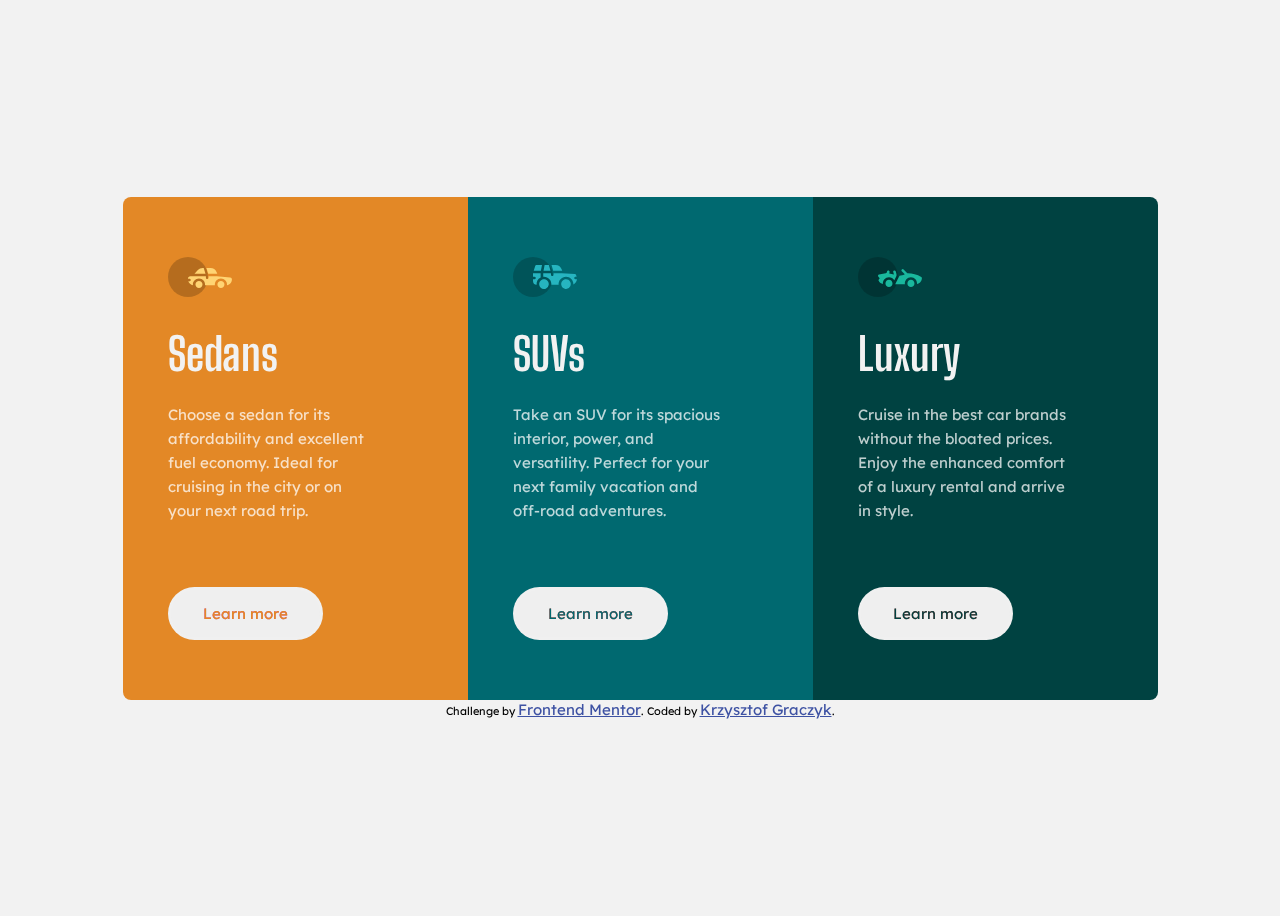
<file: index.html>
<!DOCTYPE html>
<html lang="en">
<head>
  <meta charset="UTF-8">
  <meta name="viewport" content="width=device-width, initial-scale=1.0"> <!-- displays site properly based on user's device -->

  <link rel="icon" type="image/png" sizes="32x32" href="./images/favicon-32x32.png">
  
  <title>Frontend Mentor | 3-column preview card component</title>
  <link rel="preconnect" href="https://fonts.googleapis.com">
<link rel="preconnect" href="https://fonts.gstatic.com" crossorigin>
<link href="https://fonts.googleapis.com/css2?family=Big+Shoulders+Display:wght@700&family=Lexend+Deca&display=swap" rel="stylesheet">
<link rel="stylesheet" href="styles.css">
  <!-- Feel free to remove these styles or customise in your own stylesheet 👍 -->
  <style>
    .attribution { font-size: 11px; text-align: center; }
    .attribution a { color: hsl(228, 45%, 44%); }
  </style>
</head>
<body>
  <div class="main-center">
    <div class="main">
      <div class="cars sedans">
        <img src="images/icon-sedans.svg">
        <h2>Sedans</h2>
        <p>Choose a sedan for its affordability and excellent fuel economy. Ideal for cruising in the city 
        or on your next road trip.</p>
        <button class="learn">Learn more</button>
      </div>
      <div class="cars suvs">
        <img src="images/icon-suvs.svg">
        <h2>SUVs</h2>
        <p>Take an SUV for its spacious interior, power, and versatility. Perfect for your next family vacation 
        and off-road adventures.</p>
        <button class="learn">Learn more</button>
      </div>
      <div class="cars luxury">
        <img src="images/icon-luxury.svg">
        <h2>Luxury</h2>
        <p>Cruise in the best car brands without the bloated prices. Enjoy the enhanced comfort of a luxury 
        rental and arrive in style.</p>
        <button class="learn">Learn more</button>
      </div>
    </div>
    <div class="attribution">
      Challenge by <a href="https://www.frontendmentor.io?ref=challenge" target="_blank">Frontend Mentor</a>. 
      Coded by <a href="#">Krzysztof Graczyk</a>.
    </div>
</div>
</body>
</html>
</file>
<file: styles.css>
* {
    box-sizing: border-box;
    font-family: 'Lexend Deca', sans-serif;
    font-size: 15px;
}

.main-center {
    height: 100vh;
    display: flex;
    justify-content: center;
    align-items: center;
    flex-direction: column;
}

body {
    background-color: hsl(0, 0%, 95%);
}

h2 {
    font-family: 'Big Shoulders Display';
    color: hsl(0, 0%, 95%);
    font-size: 3rem;
}

p {
    color: hsla(0, 0%, 100%, 0.75);
    width: 82%;
    margin-bottom: 64px;
}

.learn {
    outline: none;
    border-radius: 32px;
    border: none;
    padding: 14px 32px;
    color: black;
    mix-blend-mode: lighten;
    border: 3px solid hsla(0, 0%, 94%, 0.75);
    transition: 0.35s linear;
}

.learn:hover {
    color: hsla(0, 0%, 100%, 0.75);
    background-color: transparent;
    cursor:pointer;
}

.main {
    display: flex;
}

.attribution {
    align-self: center;
}

.cars {
    min-width: 280px;
    width: 345px;
    padding: 4rem 45px;
    max-height: 525px;
    line-height: 1.6rem;
}

.sedans {
    background-color: hsl(31, 77%, 52%);
    border-bottom-left-radius: 8px;
    border-top-left-radius: 8px;
}

.suvs {
    background-color: hsl(184, 100%, 22%);
}

.luxury {
    background-color: hsl(179, 100%, 13%);
    border-bottom-right-radius: 8px;
    border-top-right-radius: 8px;
}

@media (max-width:375px) {
    .main-center {
    height: auto;
    }
    .main {
        flex-wrap: wrap;
    }
    p {
        margin-bottom: 40px;
    }
    .sedans {
        border-top-right-radius: 8px;
        border-bottom-left-radius: 0;
    }
    .luxury {
        border-bottom-left-radius: 8px;
        border-top-right-radius: 0;
    }

}
</file>
